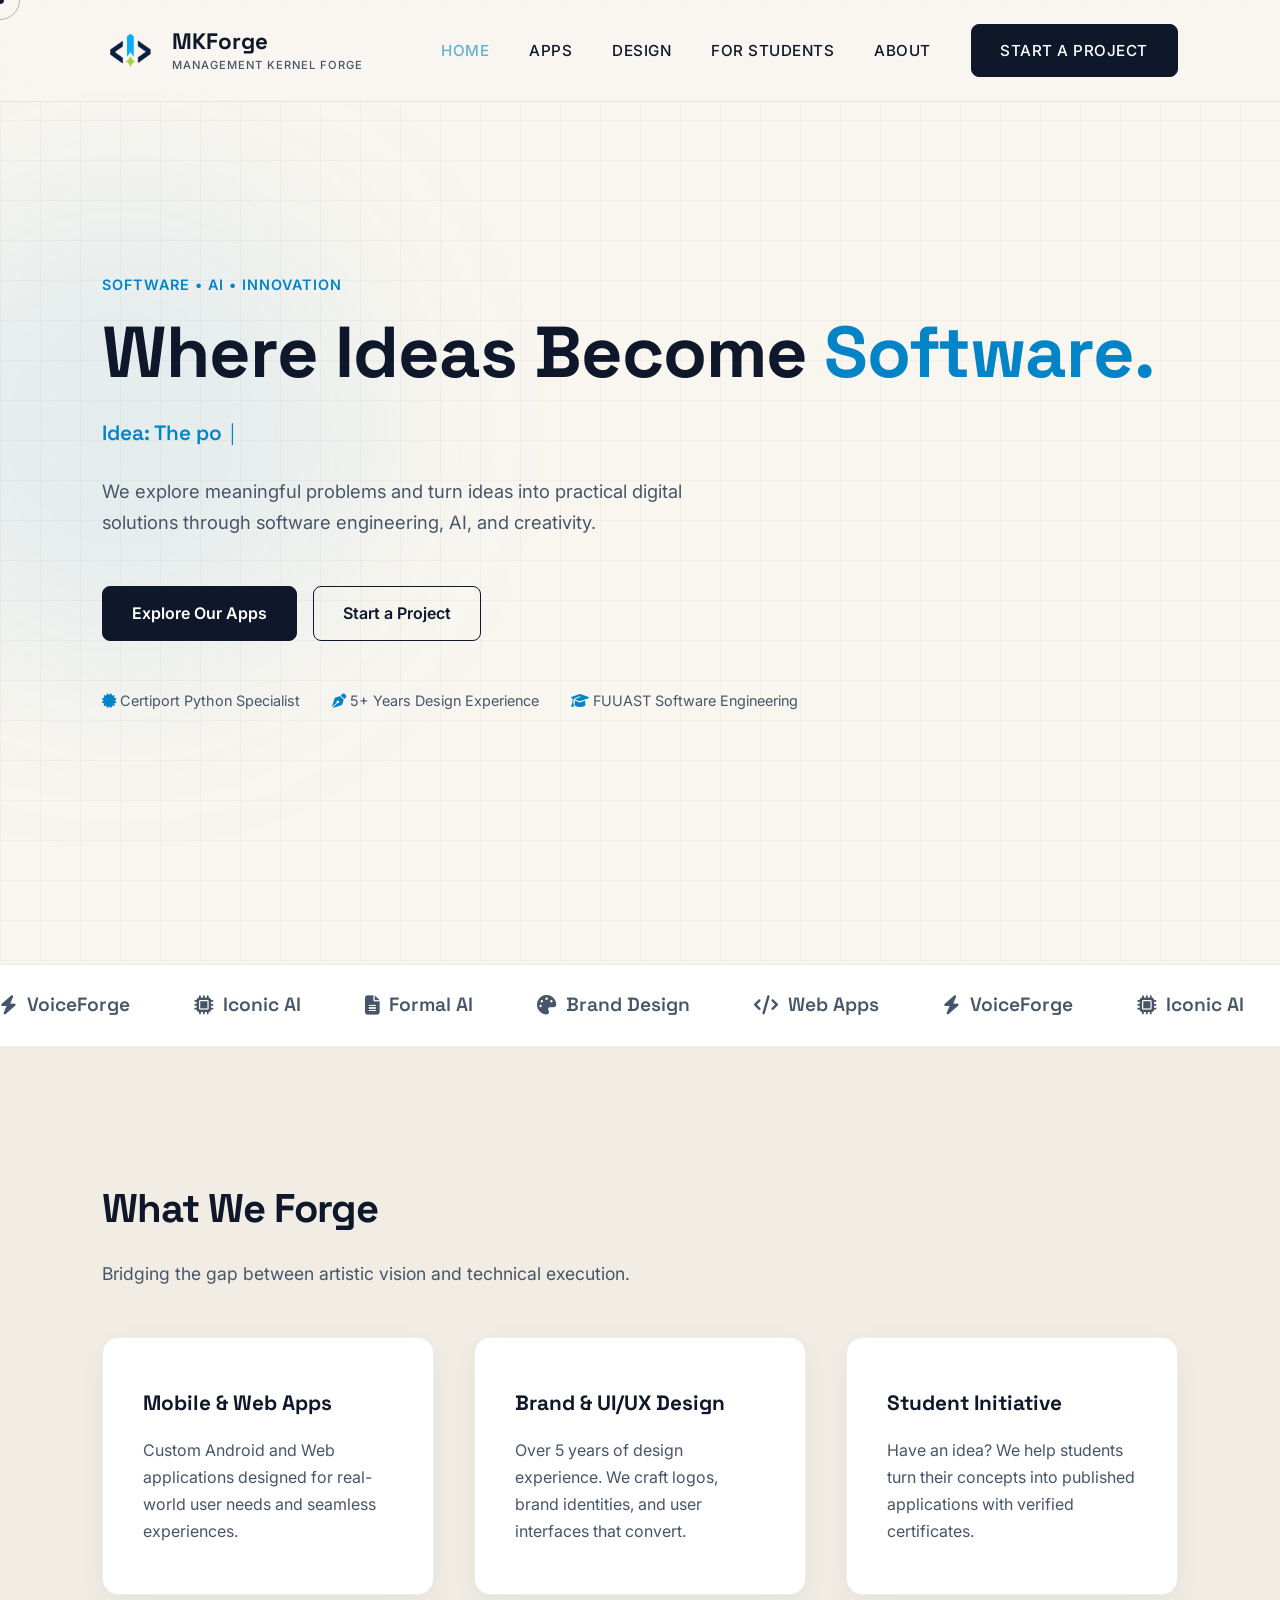
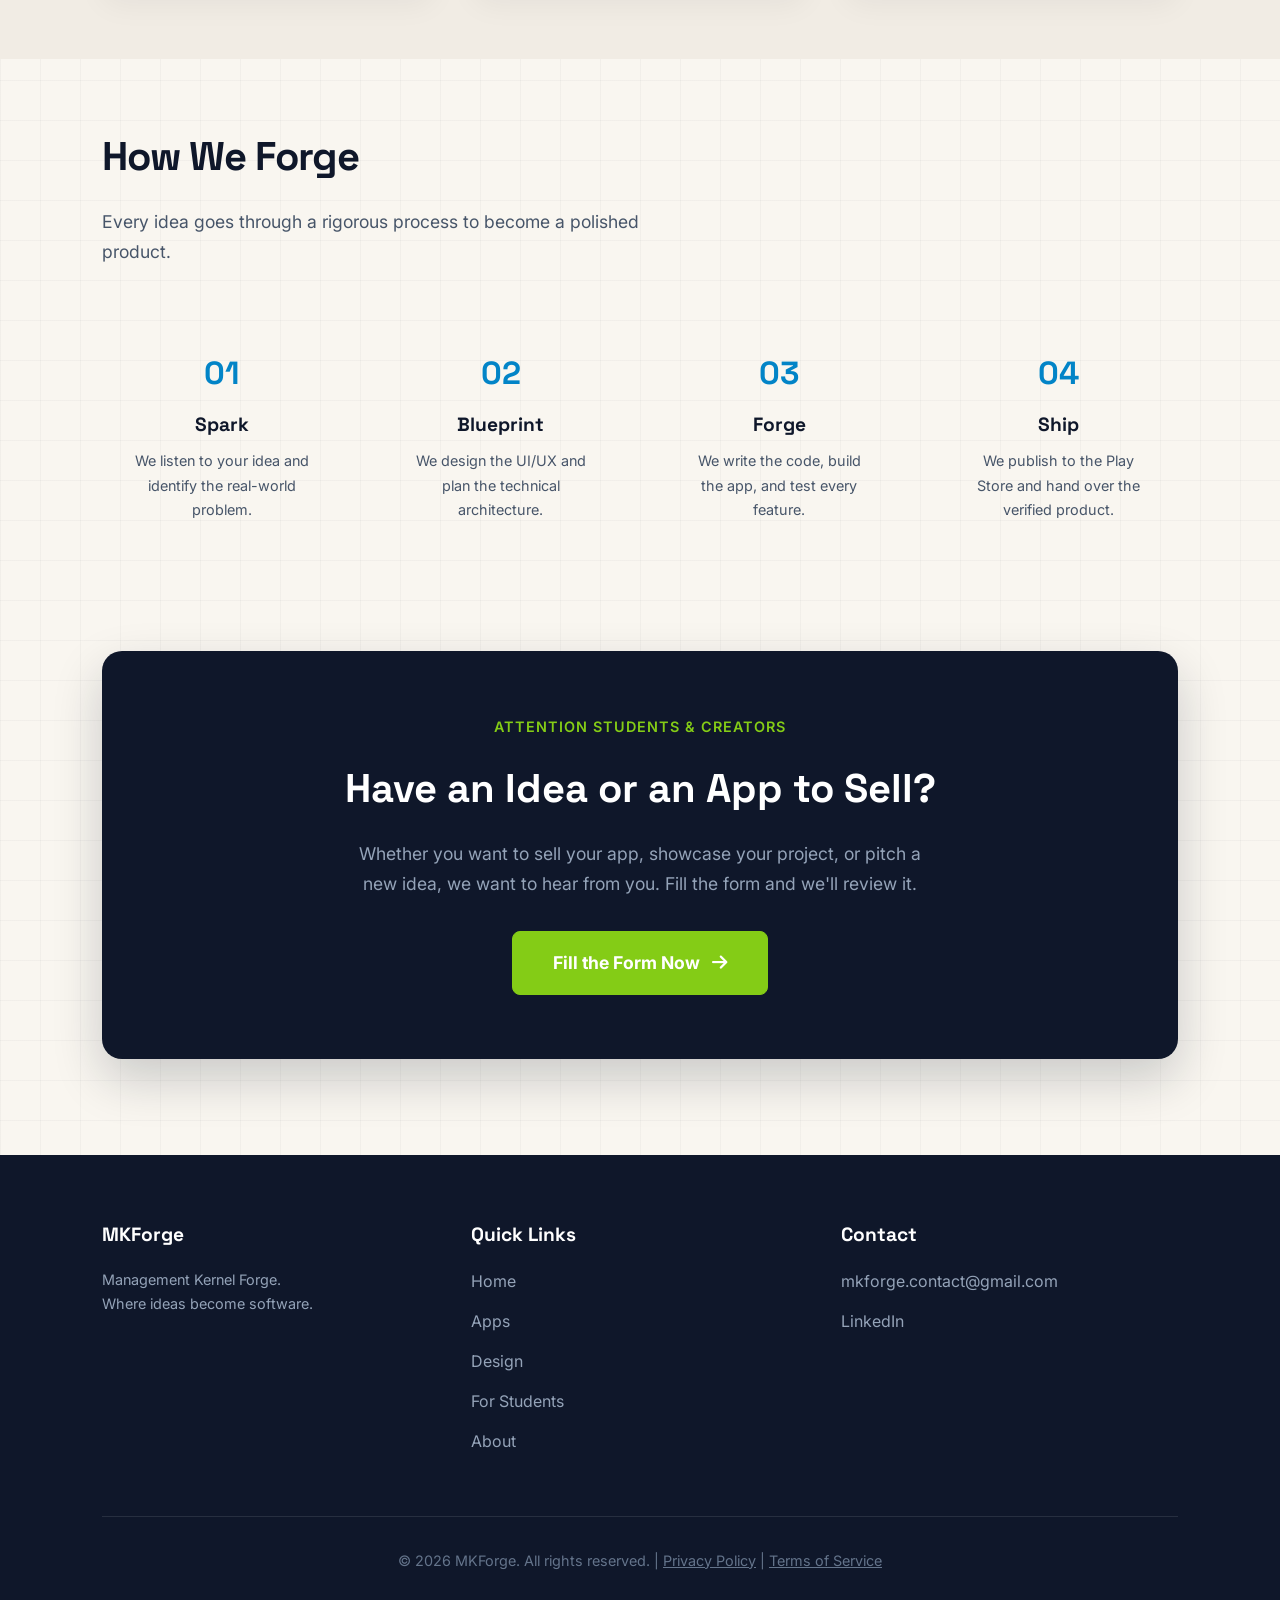
<file: index.html>
<!DOCTYPE html>
<html lang="en">
<head>
    <meta charset="UTF-8">
    <meta name="viewport" content="width=device-width, initial-scale=1.0">
    <title>MKForge | Where Ideas Become Software</title>
    <link rel="stylesheet" href="css/style.css">
    <link href="https://fonts.googleapis.com/css2?family=Inter:wght@300;400;500;600;800&family=Space+Grotesk:wght@700&display=swap" rel="stylesheet">
    <link rel="stylesheet" href="https://cdnjs.cloudflare.com/ajax/libs/font-awesome/6.4.0/css/all.min.css">
</head>
<body>
    <div class="cursor"></div>
    <div class="cursor-follower"></div>

    <!-- NAVBAR -->
    <nav class="navbar">
        <a href="index.html" class="logo">
            <img src="logo.png" alt="MKForge Logo" class="logo-img">
            <div class="logo-text">
                MKForge
                <span class="logo-sub">Management Kernel Forge</span>
            </div>
        </a>
        <div class="menu-btn"><i class="fa-solid fa-bars"></i></div>
        <ul class="nav-links">
            <li><a href="index.html" class="active">Home</a></li>
            <li><a href="apps.html">Apps</a></li>
            <li><a href="design.html">Design</a></li>
            <li><a href="students.html">For Students</a></li>
            <li><a href="about.html">About</a></li>
            <li><a href="contact.html" class="btn-primary">Start a Project</a></li>
        </ul>
    </nav>

    <!-- HERO SECTION -->
    <section class="hero">
        <span class="hero-badge reveal">Software • AI • Innovation</span>
        <h1 class="reveal">Where Ideas Become <span>Software.</span></h1>
        
        <!-- Dynamic Quote -->
        <div class="quote-container reveal" style="font-family: var(--font-heading); font-size: 1.3rem; color: var(--accent-color); font-weight: 600; margin-bottom: 1.5rem; display: flex; align-items: center; gap: 8px; min-height: 35px;">
            <span id="dynamic-quote"></span>
            <span class="type-cursor" style="color: var(--accent-color); font-weight: 300; animation: blink 1s infinite;">|</span>
        </div>

        <p class="reveal">We explore meaningful problems and turn ideas into practical digital solutions through software engineering, AI, and creativity.</p>
        
        <div class="hero-buttons reveal">
            <a href="apps.html" class="btn-primary">Explore Our Apps</a>
            <a href="contact.html" class="btn-secondary">Start a Project</a>
        </div>

        <!-- TRUST BAR (Yeh buttons ke baad aayega) -->
        <div class="trust-bar reveal" style="margin-top: 3rem; display: flex; gap: 2rem; font-size: 0.9rem; color: var(--text-muted); flex-wrap: wrap;">
            <span><i class="fa-solid fa-certificate" style="color: var(--accent-color);"></i> Certiport Python Specialist</span>
            <span><i class="fa-solid fa-pen-nib" style="color: var(--accent-color);"></i> 5+ Years Design Experience</span>
            <span><i class="fa-solid fa-graduation-cap" style="color: var(--accent-color);"></i> FUUAST Software Engineering</span>
        </div>
    </section>

    <!-- APP MARQUEE -->
    <div class="marquee-container reveal">
        <div class="marquee-content">
            <span><i class="fa-solid fa-bolt"></i> VoiceForge</span>
            <span><i class="fa-solid fa-microchip"></i> Iconic AI</span>
            <span><i class="fa-solid fa-file-lines"></i> Formal AI</span>
            <span><i class="fa-solid fa-palette"></i> Brand Design</span>
            <span><i class="fa-solid fa-code"></i> Web Apps</span>
            <span><i class="fa-solid fa-bolt"></i> VoiceForge</span>
            <span><i class="fa-solid fa-microchip"></i> Iconic AI</span>
            <span><i class="fa-solid fa-file-lines"></i> Formal AI</span>
            <span><i class="fa-solid fa-palette"></i> Brand Design</span>
            <span><i class="fa-solid fa-code"></i> Web Apps</span>
        </div>
    </div>

    <!-- WHAT WE DO SECTION -->
    <section style="min-height: auto; background: #F1ECE4;">
        <h2 class="section-title reveal">What We Forge</h2>
        <p class="section-subtitle reveal">Bridging the gap between artistic vision and technical execution.</p>
        <div class="grid-container">
            <a href="apps.html" class="card reveal">
                <h3>Mobile & Web Apps <span class="card-arrow">→</span></h3>
                <p>Custom Android and Web applications designed for real-world user needs and seamless experiences.</p>
            </a>
            <a href="design.html" class="card reveal">
                <h3>Brand & UI/UX Design <span class="card-arrow">→</span></h3>
                <p>Over 5 years of design experience. We craft logos, brand identities, and user interfaces that convert.</p>
            </a>
            <a href="students.html" class="card reveal">
                <h3>Student Initiative <span class="card-arrow">→</span></h3>
                <p>Have an idea? We help students turn their concepts into published applications with verified certificates.</p>
            </a>
        </div>
    </section>

    <!-- PROCESS SECTION -->
    <section style="min-height: auto; padding-top: 4rem;">
        <h2 class="section-title reveal">How We Forge</h2>
        <p class="section-subtitle reveal">Every idea goes through a rigorous process to become a polished product.</p>
        
        <div class="grid-container" style="grid-template-columns: repeat(auto-fit, minmax(200px, 1fr));">
            <div class="card reveal" style="padding: 2rem; text-align: center; background: transparent; box-shadow: none; border: none;">
                <h3 style="color: var(--accent-color); font-size: 2rem; margin-bottom: 0.5rem; justify-content: center;">01</h3>
                <h4 style="font-family: var(--font-heading); font-size: 1.2rem; margin-bottom: 0.5rem; color: var(--text-main);">Spark</h4>
                <p style="font-size: 0.9rem;">We listen to your idea and identify the real-world problem.</p>
            </div>
            <div class="card reveal" style="padding: 2rem; text-align: center; background: transparent; box-shadow: none; border: none;">
                <h3 style="color: var(--accent-color); font-size: 2rem; margin-bottom: 0.5rem; justify-content: center;">02</h3>
                <h4 style="font-family: var(--font-heading); font-size: 1.2rem; margin-bottom: 0.5rem; color: var(--text-main);">Blueprint</h4>
                <p style="font-size: 0.9rem;">We design the UI/UX and plan the technical architecture.</p>
            </div>
            <div class="card reveal" style="padding: 2rem; text-align: center; background: transparent; box-shadow: none; border: none;">
                <h3 style="color: var(--accent-color); font-size: 2rem; margin-bottom: 0.5rem; justify-content: center;">03</h3>
                <h4 style="font-family: var(--font-heading); font-size: 1.2rem; margin-bottom: 0.5rem; color: var(--text-main);">Forge</h4>
                <p style="font-size: 0.9rem;">We write the code, build the app, and test every feature.</p>
            </div>
            <div class="card reveal" style="padding: 2rem; text-align: center; background: transparent; box-shadow: none; border: none;">
                <h3 style="color: var(--accent-color); font-size: 2rem; margin-bottom: 0.5rem; justify-content: center;">04</h3>
                <h4 style="font-family: var(--font-heading); font-size: 1.2rem; margin-bottom: 0.5rem; color: var(--text-main);">Ship</h4>
                <p style="font-size: 0.9rem;">We publish to the Play Store and hand over the verified product.</p>
            </div>
        </div>
    </section>

    <!-- STUDENT AD BANNER -->
    <section style="min-height: auto; padding: 2rem 8%;">
        <div class="reveal" style="background: var(--primary-color); border-radius: 20px; padding: 4rem; text-align: center; color: #fff; box-shadow: 0 20px 50px rgba(15, 23, 42, 0.2);">
            <span style="color: var(--accent-green); font-weight: 600; letter-spacing: 1px; text-transform: uppercase; font-size: 0.9rem; display: block; margin-bottom: 1rem;">Attention Students & Creators</span>
            <h2 style="font-family: var(--font-heading); font-size: 2.5rem; margin-bottom: 1rem; color: #fff;">Have an Idea or an App to Sell?</h2>
            <p style="color: #94a3b8; font-size: 1.1rem; max-width: 600px; margin: 0 auto 2rem;">Whether you want to sell your app, showcase your project, or pitch a new idea, we want to hear from you. Fill the form and we'll review it.</p>
            <a href="contact.html" class="btn-primary" style="background: var(--accent-green); border-color: var(--accent-green); color: #fff !important; padding: 1rem 2.5rem; font-size: 1.1rem; font-weight: 700;">Fill the Form Now <i class="fa-solid fa-arrow-right" style="margin-left: 8px;"></i></a>
        </div>
    </section>

    <!-- FOOTER -->
    <footer>
        <div class="footer-grid">
            <div>
                <h4>MKForge</h4>
                <p style="color: #94a3b8; font-size: 0.9rem;">Management Kernel Forge.<br>Where ideas become software.</p>
            </div>
            <div>
                <h4>Quick Links</h4>
                <ul>
                    <li><a href="index.html">Home</a></li>
                    <li><a href="apps.html">Apps</a></li>
                    <li><a href="design.html">Design</a></li>
                    <li><a href="students.html">For Students</a></li>
                    <li><a href="about.html">About</a></li>
                </ul>
            </div>
            <div>
                <h4>Contact</h4>
                <ul>
                    <li><a href="mailto:mkforge.contact@gmail.com">mkforge.contact@gmail.com</a></li>
                    <li><a href="https://www.linkedin.com/in/murtaza-tech" target="_blank">LinkedIn</a></li>
                </ul>
            </div>
        </div>
        <p class="copyright">&copy; 2026 MKForge. All rights reserved. | <a href="privacy.html" style="color: #64748b;">Privacy Policy</a> | <a href="terms.html" style="color: #64748b;">Terms of Service</a></p>
    </footer>

    <button id="backToTop" class="back-to-top"><i class="fa-solid fa-arrow-up"></i></button>

    <script src="js/script.js"></script>
</body>
</html>
</file>
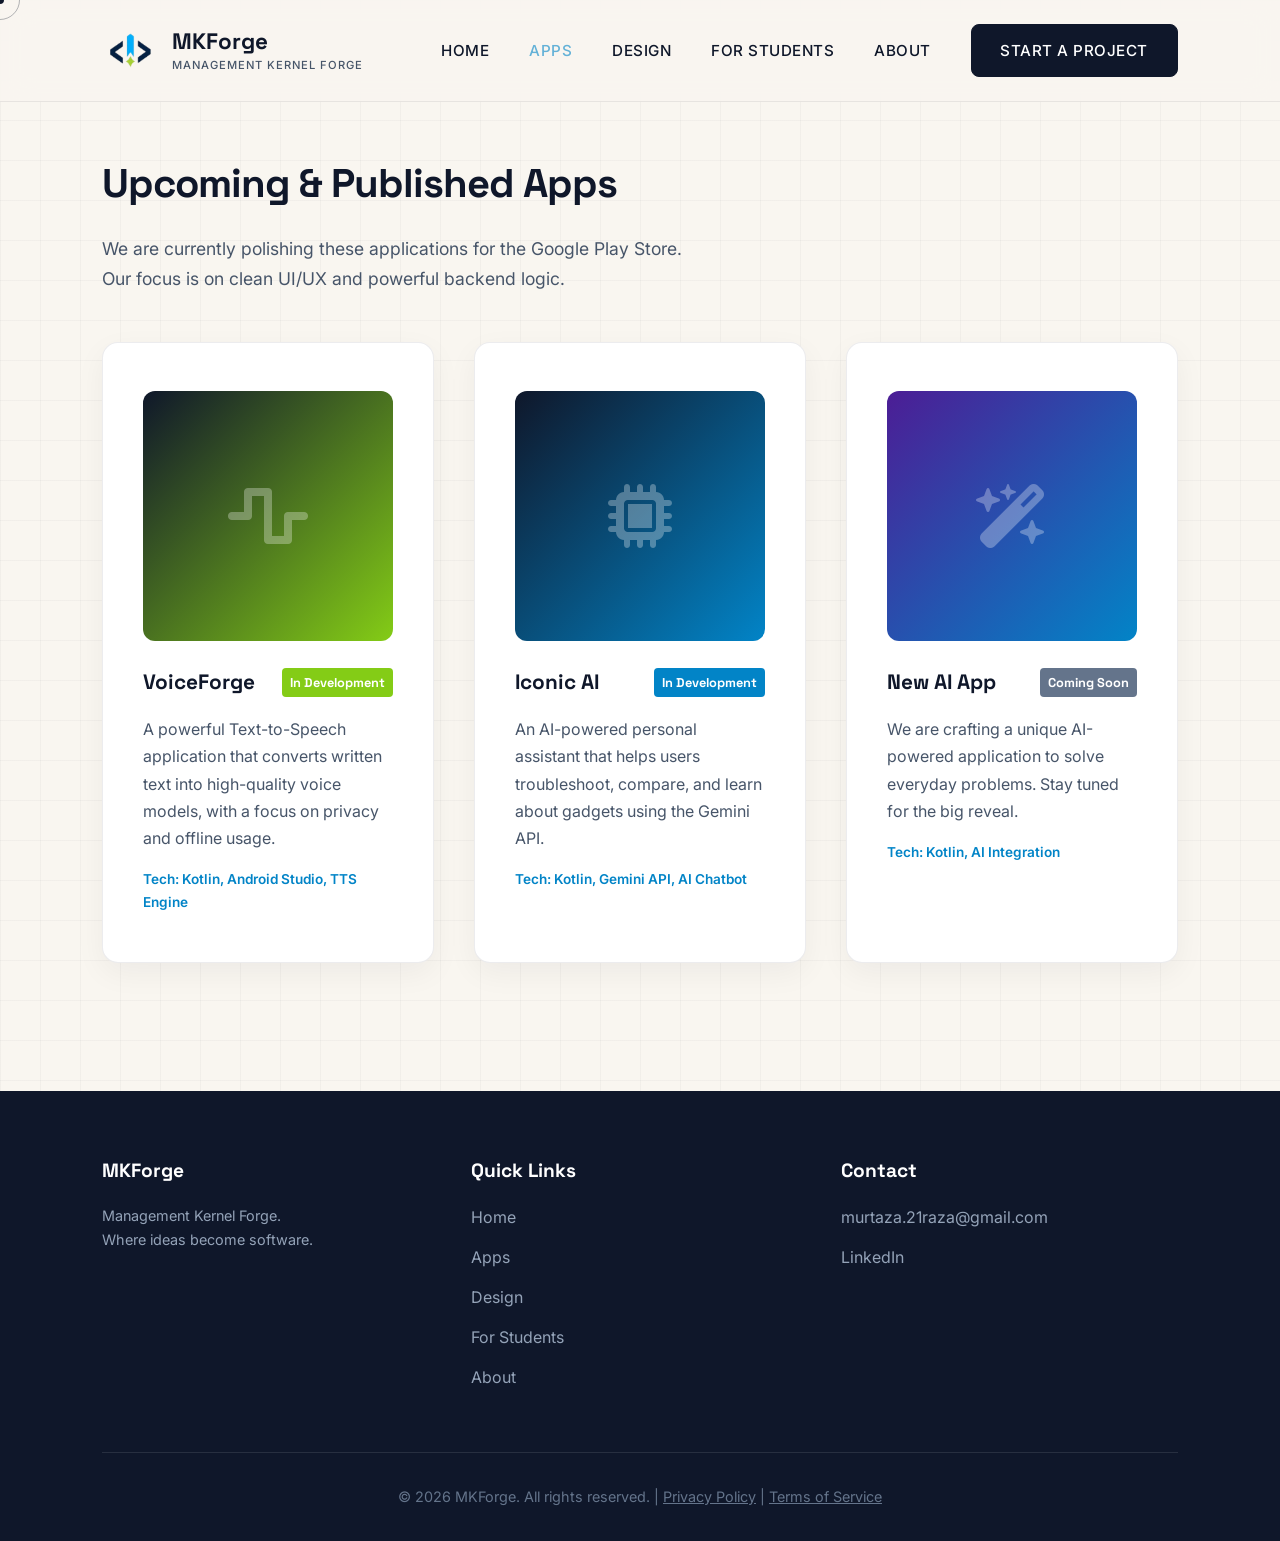
<file: apps.html>
<!DOCTYPE html>
<html lang="en">
<head>
    <meta charset="UTF-8">
    <meta name="viewport" content="width=device-width, initial-scale=1.0">
    <title>Our Apps | MKForge</title>
    <link rel="stylesheet" href="css/style.css">
    <link href="https://fonts.googleapis.com/css2?family=Inter:wght@300;400;500;600;800&family=Space+Grotesk:wght@700&display=swap" rel="stylesheet">
    <link rel="stylesheet" href="https://cdnjs.cloudflare.com/ajax/libs/font-awesome/6.4.0/css/all.min.css">
    <style>
        /* Base Gradient Container */
        .app-gradient-container {
            width: 100%;
            height: 250px;
            border-radius: 12px;
            margin-bottom: 1.5rem;
            position: relative;
            overflow: hidden;
            display: flex;
            align-items: center;
            justify-content: center;
            transition: all 0.5s ease;
        }

        /* VoiceForge Gradient */
        .app-gradient-container.voiceforge {
            background: linear-gradient(135deg, #0F172A 0%, #84cc16 100%);
        }

        /* Iconic AI Gradient */
        .app-gradient-container.iconicai {
            background: linear-gradient(135deg, #0F172A 0%, #0284c7 100%);
        }

        /* New AI App (Coming Soon) Gradient */
        .app-gradient-container.comingsoon {
            background: linear-gradient(135deg, #4c1d95 0%, #0284c7 100%); /* Purple to Blue */
        }

        /* Hover Animations */
        .card:hover .app-gradient-container.voiceforge {
            background: linear-gradient(135deg, #84cc16 0%, #0F172A 100%);
            transform: scale(1.02);
        }
        .card:hover .app-gradient-container.iconicai {
            background: linear-gradient(135deg, #0284c7 0%, #0F172A 100%);
            transform: scale(1.02);
        }
        .card:hover .app-gradient-container.comingsoon {
            background: linear-gradient(135deg, #0284c7 0%, #4c1d95 100%);
            transform: scale(1.02);
        }

        /* Icon Inside Gradient */
        .app-gradient-container i {
            font-size: 4rem;
            color: rgba(255, 255, 255, 0.3);
            transition: all 0.5s ease;
        }

        .card:hover .app-gradient-container i {
            color: rgba(255, 255, 255, 0.9);
            transform: scale(1.1) rotate(10deg);
        }
    </style>
</head>
<body>
    <div class="cursor"></div>
    <div class="cursor-follower"></div>

    <nav class="navbar">
        <a href="index.html" class="logo">
            <img src="logo.png" alt="MKForge Logo" class="logo-img">
            <div class="logo-text">MKForge<span class="logo-sub">Management Kernel Forge</span></div>
        </a>
        <div class="menu-btn"><i class="fa-solid fa-bars"></i></div>
        <ul class="nav-links">
            <li><a href="index.html">Home</a></li>
            <li><a href="apps.html" class="active">Apps</a></li>
            <li><a href="design.html">Design</a></li>
            <li><a href="students.html">For Students</a></li>
            <li><a href="about.html">About</a></li>
            <li><a href="contact.html" class="btn-primary">Start a Project</a></li>
        </ul>
    </nav>

    <section style="padding-top: 150px;">
        <h2 class="section-title reveal">Upcoming & Published Apps</h2>
        <p class="section-subtitle reveal">We are currently polishing these applications for the Google Play Store. Our focus is on clean UI/UX and powerful backend logic.</p>
        
        <div class="grid-container">
            
            <!-- App 1: VoiceForge -->
            <div class="card reveal tilt">
                <div class="app-gradient-container voiceforge">
                    <i class="fa-solid fa-wave-square"></i>
                </div>
                <h3>VoiceForge <span style="font-size: 0.8rem; background: var(--accent-green); color: #fff; padding: 4px 8px; border-radius: 4px;">In Development</span></h3>
                <p style="margin-bottom: 1rem;">A powerful Text-to-Speech application that converts written text into high-quality voice models, with a focus on privacy and offline usage.</p>
                <p style="font-size: 0.85rem; color: var(--accent-color); font-weight: 600;">Tech: Kotlin, Android Studio, TTS Engine</p>
            </div>
            
            <!-- App 2: Iconic AI -->
            <div class="card reveal tilt">
                <div class="app-gradient-container iconicai">
                    <i class="fa-solid fa-microchip"></i>
                </div>
                <h3>Iconic AI <span style="font-size: 0.8rem; background: var(--accent-color); color: #fff; padding: 4px 8px; border-radius: 4px;">In Development</span></h3>
                <p style="margin-bottom: 1rem;">An AI-powered personal assistant that helps users troubleshoot, compare, and learn about gadgets using the Gemini API.</p>
                <p style="font-size: 0.85rem; color: var(--accent-color); font-weight: 600;">Tech: Kotlin, Gemini API, AI Chatbot</p>
            </div>
            
            <!-- App 3: New AI App (Coming Soon) -->
            <div class="card reveal tilt">
                <div class="app-gradient-container comingsoon">
                    <i class="fa-solid fa-wand-magic-sparkles"></i>
                </div>
                <h3>New AI App <span style="font-size: 0.8rem; background: #64748b; color: #fff; padding: 4px 8px; border-radius: 4px;">Coming Soon</span></h3>
                <p style="margin-bottom: 1rem;">We are crafting a unique AI-powered application to solve everyday problems. Stay tuned for the big reveal.</p>
                <p style="font-size: 0.85rem; color: var(--accent-color); font-weight: 600;">Tech: Kotlin, AI Integration</p>
            </div>

        </div>
    </section>

    <footer>
        <div class="footer-grid">
            <div>
                <h4>MKForge</h4>
                <p style="color: #94a3b8; font-size: 0.9rem;">Management Kernel Forge.<br>Where ideas become software.</p>
            </div>
            <div>
                <h4>Quick Links</h4>
                <ul>
                    <li><a href="index.html">Home</a></li>
                    <li><a href="apps.html">Apps</a></li>
                    <li><a href="design.html">Design</a></li>
                    <li><a href="students.html">For Students</a></li>
                    <li><a href="about.html">About</a></li>
                </ul>
            </div>
            <div>
                <h4>Contact</h4>
                <ul>
                    <li><a href="mailto:murtaza.21raza@gmail.com">murtaza.21raza@gmail.com</a></li>
                    <li><a href="https://www.linkedin.com/in/murtaza-tech" target="_blank">LinkedIn</a></li>
                </ul>
            </div>
        </div>
        <p class="copyright">&copy; 2026 MKForge. All rights reserved. | <a href="privacy.html" style="color: #64748b;">Privacy Policy</a> | <a href="terms.html" style="color: #64748b;">Terms of Service</a></p>
    </footer>

    <button id="backToTop" class="back-to-top"><i class="fa-solid fa-arrow-up"></i></button>
    <script src="js/script.js"></script>
</body>
</html>
</file>
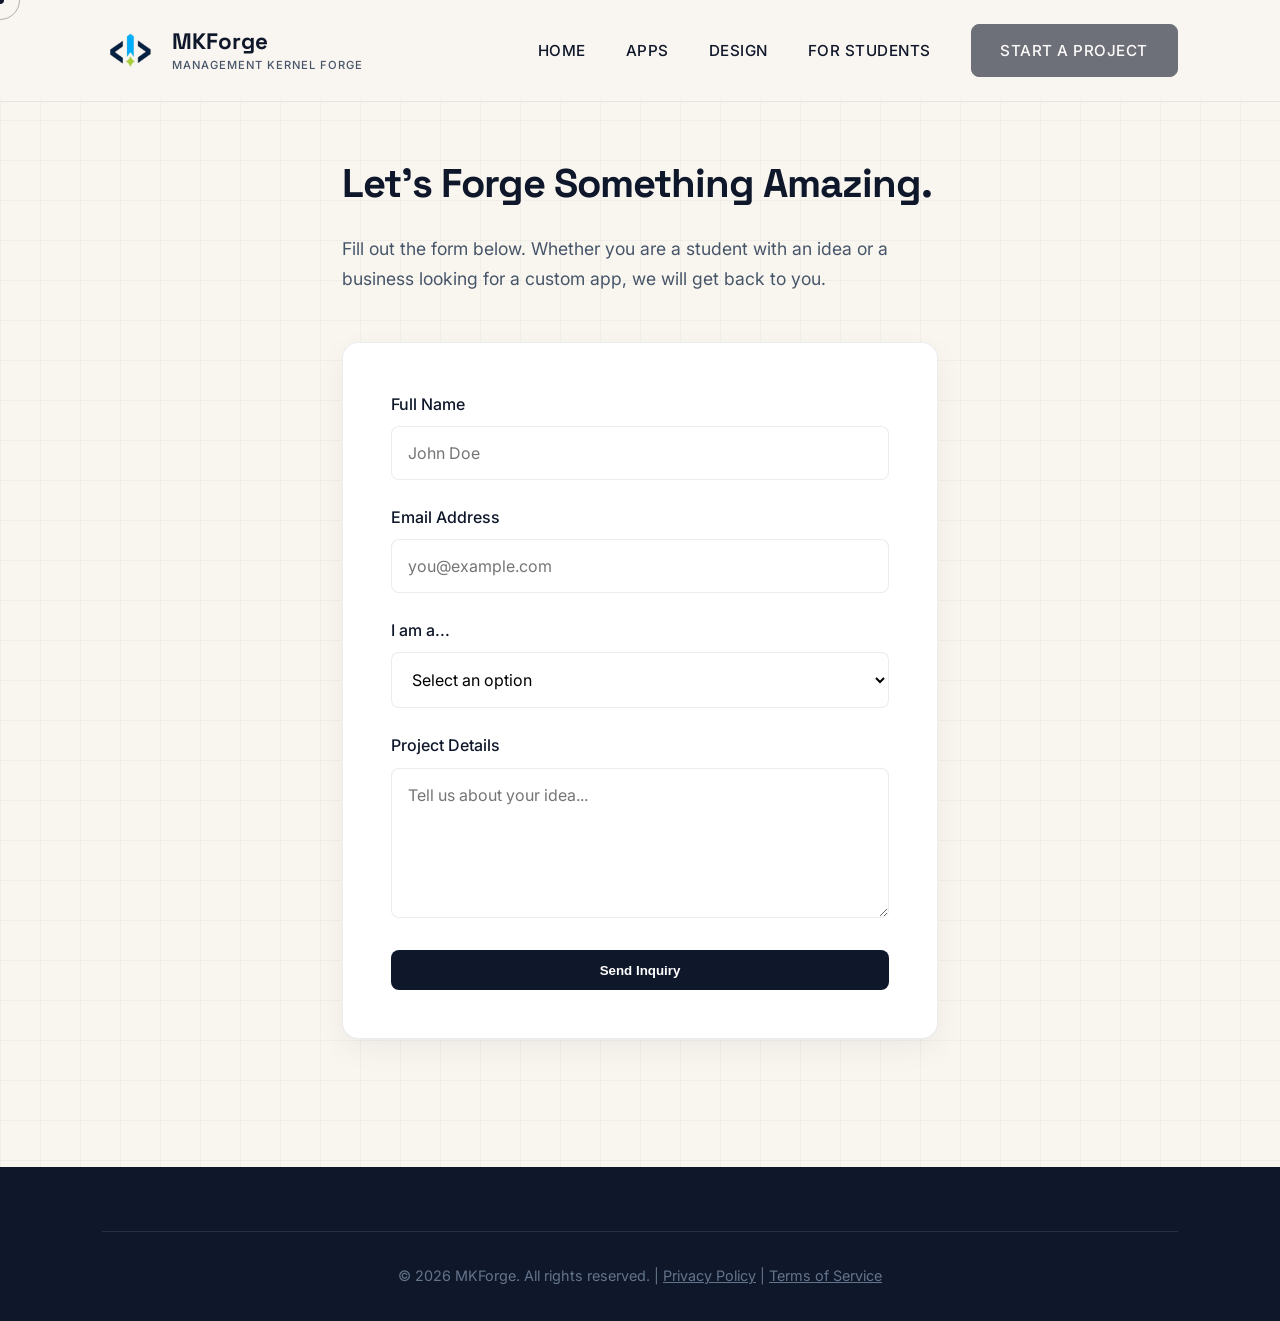
<file: contact.html>
<!DOCTYPE html>
<html lang="en">
<head>
    <meta charset="UTF-8">
    <meta name="viewport" content="width=device-width, initial-scale=1.0">
    <title>Start a Project | MKForge</title>
    <link rel="stylesheet" href="css/style.css">
    <link href="https://fonts.googleapis.com/css2?family=Inter:wght@300;400;500;600;800&family=Space+Grotesk:wght@700&display=swap" rel="stylesheet">
    <link rel="stylesheet" href="https://cdnjs.cloudflare.com/ajax/libs/font-awesome/6.4.0/css/all.min.css">
</head>
<body>
    <div class="cursor"></div>
    <div class="cursor-follower"></div>

    <nav class="navbar">
        <a href="index.html" class="logo">
            <img src="logo.png" alt="MKForge Logo" class="logo-img">
            <div class="logo-text">MKForge<span class="logo-sub">Management Kernel Forge</span></div>
        </a>
        <div class="menu-btn"><i class="fa-solid fa-bars"></i></div>
        <ul class="nav-links">
            <li><a href="index.html">Home</a></li>
            <li><a href="apps.html">Apps</a></li>
            <li><a href="design.html">Design</a></li>
            <li><a href="students.html">For Students</a></li>
            <li><a href="contact.html" class="btn-primary active">Start a Project</a></li>
        </ul>
    </nav>

    <section style="padding-top: 150px; max-width: 800px; margin: 0 auto;">
        <h2 class="section-title reveal">Let's Forge Something Amazing.</h2>
        <p class="section-subtitle reveal">Fill out the form below. Whether you are a student with an idea or a business looking for a custom app, we will get back to you.</p>
        
        <div class="card reveal" style="padding: 3rem;">
            <form id="contactForm">
    <div class="form-group">
        <label>Full Name</label>
        <input type="text" id="name" class="form-control" placeholder="John Doe" required>
    </div>
    <div class="form-group">
        <label>Email Address</label>
        <input type="email" id="email" class="form-control" placeholder="you@example.com" required>
    </div>
    <div class="form-group">
        <label>I am a...</label>
        <select id="userType" class="form-control" required>
            <option value="" disabled selected>Select an option</option>
            <option value="student">Student with an Idea</option>
            <option value="business">Local Business</option>
            <option value="other">Other</option>
        </select>
    </div>
    <div class="form-group">
        <label>Project Details</label>
        <textarea id="message" class="form-control" placeholder="Tell us about your idea..." required></textarea>
    </div>
    <button type="submit" class="btn-primary" style="width: 100%; border: none;">Send Inquiry</button>
    <p id="formStatus" style="margin-top: 1rem; font-weight: 600; text-align: center; display: none;"></p>
</form>
        </div>
    </section>

    <footer>
        <p class="copyright">&copy; 2026 MKForge. All rights reserved. | <a href="privacy.html" style="color: #64748b;">Privacy Policy</a> | <a href="terms.html" style="color: #64748b;">Terms of Service</a></p>
    </footer>
    <script src="js/script.js"></script>
</body>
</html>
</file>
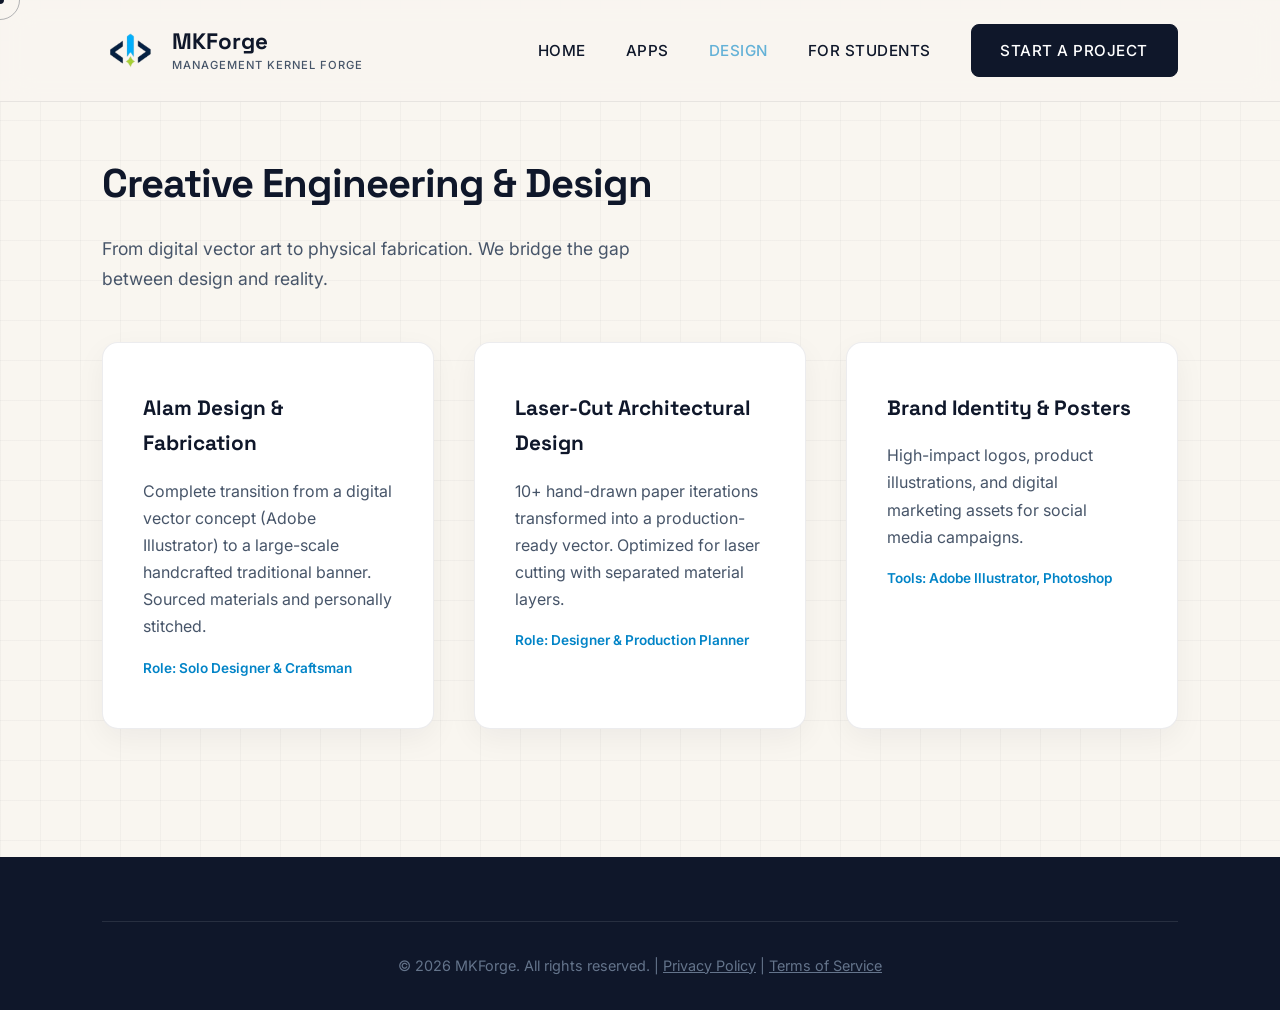
<file: design.html>
<!DOCTYPE html>
<html lang="en">
<head>
    <meta charset="UTF-8">
    <meta name="viewport" content="width=device-width, initial-scale=1.0">
    <title>Design Portfolio | MKForge</title>
    <link rel="stylesheet" href="css/style.css">
    <link href="https://fonts.googleapis.com/css2?family=Inter:wght@300;400;500;600;800&family=Space+Grotesk:wght@700&display=swap" rel="stylesheet">
    <link rel="stylesheet" href="https://cdnjs.cloudflare.com/ajax/libs/font-awesome/6.4.0/css/all.min.css">
</head>
<body>
    <div class="cursor"></div>
    <div class="cursor-follower"></div>

    <nav class="navbar">
        <a href="index.html" class="logo">
            <img src="logo.png" alt="MKForge Logo" class="logo-img">
            <div class="logo-text">MKForge<span class="logo-sub">Management Kernel Forge</span></div>
        </a>
        <div class="menu-btn"><i class="fa-solid fa-bars"></i></div>
        <ul class="nav-links">
            <li><a href="index.html">Home</a></li>
            <li><a href="apps.html">Apps</a></li>
            <li><a href="design.html" class="active">Design</a></li>
            <li><a href="students.html">For Students</a></li>
            <li><a href="contact.html" class="btn-primary">Start a Project</a></li>
        </ul>
    </nav>

    <section style="padding-top: 150px;">
        <h2 class="section-title reveal">Creative Engineering & Design</h2>
        <p class="section-subtitle reveal">From digital vector art to physical fabrication. We bridge the gap between design and reality.</p>
        
        <div class="grid-container">
            <div class="card reveal">
                <h3>Alam Design & Fabrication</h3>
                <p style="margin-bottom: 1rem;">Complete transition from a digital vector concept (Adobe Illustrator) to a large-scale handcrafted traditional banner. Sourced materials and personally stitched.</p>
                <p style="font-size: 0.85rem; color: var(--accent-color); font-weight: 600;">Role: Solo Designer & Craftsman</p>
            </div>
            
            <div class="card reveal">
                <h3>Laser-Cut Architectural Design</h3>
                <p style="margin-bottom: 1rem;">10+ hand-drawn paper iterations transformed into a production-ready vector. Optimized for laser cutting with separated material layers.</p>
                <p style="font-size: 0.85rem; color: var(--accent-color); font-weight: 600;">Role: Designer & Production Planner</p>
            </div>

            <div class="card reveal">
                <h3>Brand Identity & Posters</h3>
                <p style="margin-bottom: 1rem;">High-impact logos, product illustrations, and digital marketing assets for social media campaigns.</p>
                <p style="font-size: 0.85rem; color: var(--accent-color); font-weight: 600;">Tools: Adobe Illustrator, Photoshop</p>
            </div>
        </div>
    </section>

    <footer>
        <p class="copyright">&copy; 2026 MKForge. All rights reserved. | <a href="privacy.html" style="color: #64748b;">Privacy Policy</a> | <a href="terms.html" style="color: #64748b;">Terms of Service</a></p>
    </footer>
    <script src="js/script.js"></script>
</body>
</html>
</file>
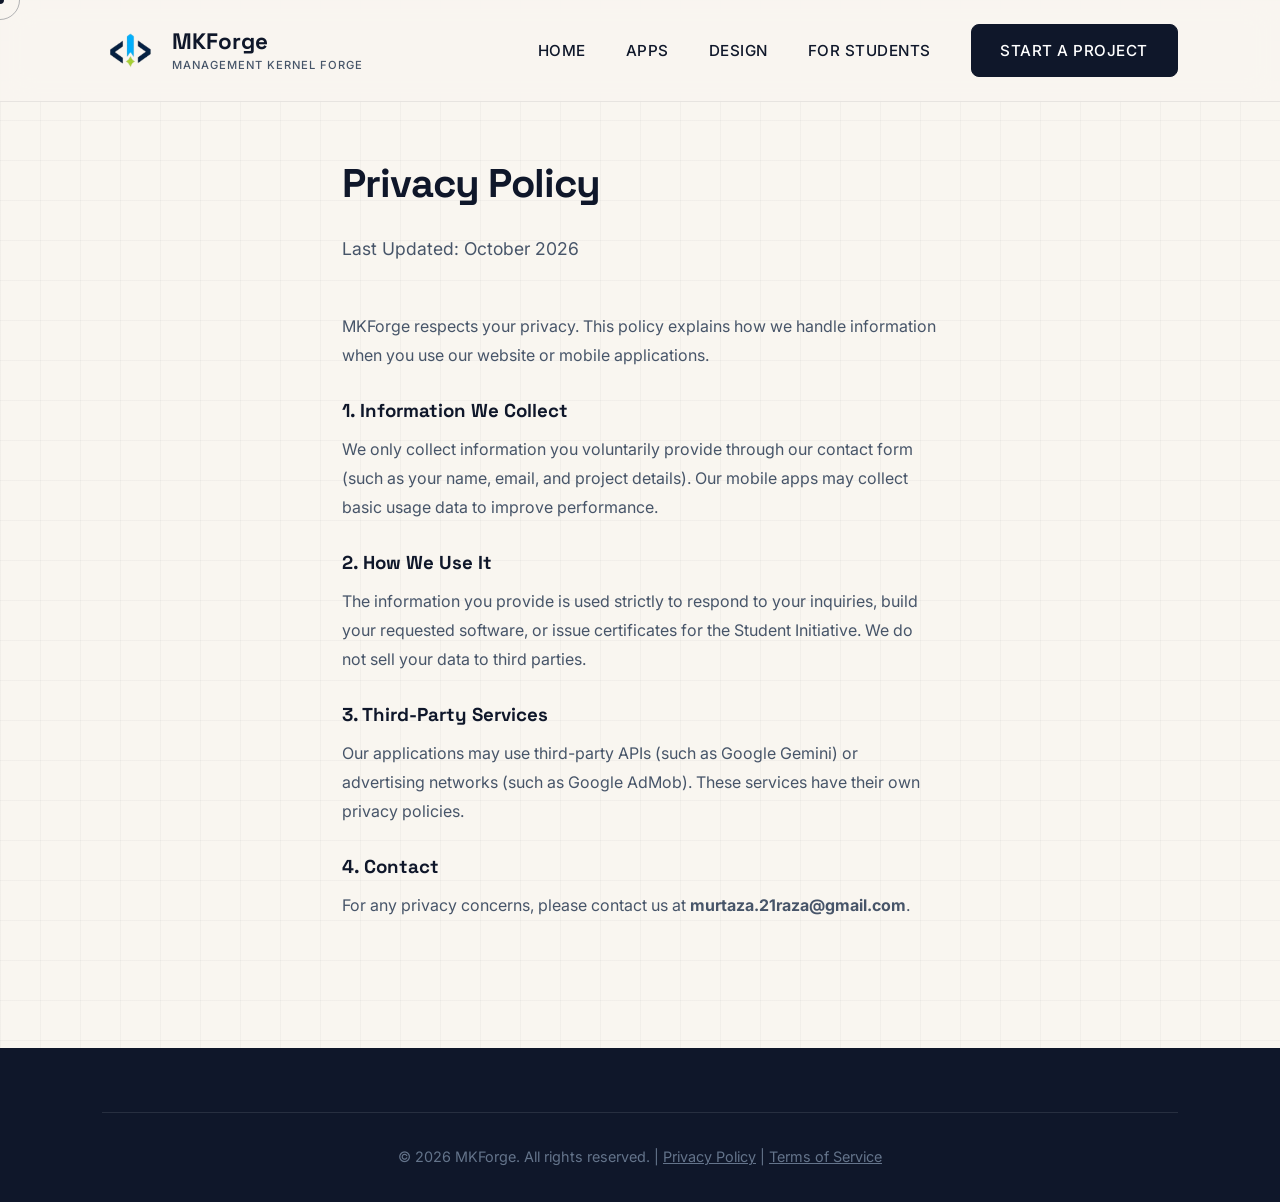
<file: privacy.html>
<!DOCTYPE html>
<html lang="en">
<head>
    <meta charset="UTF-8">
    <meta name="viewport" content="width=device-width, initial-scale=1.0">
    <title>Privacy Policy | MKForge</title>
    <link rel="stylesheet" href="css/style.css">
    <link href="https://fonts.googleapis.com/css2?family=Inter:wght@300;400;500;600;800&family=Space+Grotesk:wght@700&display=swap" rel="stylesheet">
    <link rel="stylesheet" href="https://cdnjs.cloudflare.com/ajax/libs/font-awesome/6.4.0/css/all.min.css">
</head>
<body>
    <div class="cursor"></div>
    <div class="cursor-follower"></div>

    <nav class="navbar">
        <a href="index.html" class="logo">
            <img src="logo.png" alt="MKForge Logo" class="logo-img">
            <div class="logo-text">MKForge<span class="logo-sub">Management Kernel Forge</span></div>
        </a>
        <div class="menu-btn"><i class="fa-solid fa-bars"></i></div>
        <ul class="nav-links">
            <li><a href="index.html">Home</a></li>
            <li><a href="apps.html">Apps</a></li>
            <li><a href="design.html">Design</a></li>
            <li><a href="students.html">For Students</a></li>
            <li><a href="contact.html" class="btn-primary">Start a Project</a></li>
        </ul>
    </nav>

    <section style="padding-top: 150px; max-width: 800px; margin: 0 auto; min-height: 60vh;">
        <h2 class="section-title reveal">Privacy Policy</h2>
        <p class="section-subtitle reveal">Last Updated: October 2026</p>
        
        <div class="reveal" style="color: var(--text-muted); line-height: 1.8;">
            <p style="margin-bottom: 1.5rem;">MKForge respects your privacy. This policy explains how we handle information when you use our website or mobile applications.</p>
            
            <h3 style="color: var(--text-main); margin-bottom: 0.5rem; font-family: var(--font-heading);">1. Information We Collect</h3>
            <p style="margin-bottom: 1.5rem;">We only collect information you voluntarily provide through our contact form (such as your name, email, and project details). Our mobile apps may collect basic usage data to improve performance.</p>

            <h3 style="color: var(--text-main); margin-bottom: 0.5rem; font-family: var(--font-heading);">2. How We Use It</h3>
            <p style="margin-bottom: 1.5rem;">The information you provide is used strictly to respond to your inquiries, build your requested software, or issue certificates for the Student Initiative. We do not sell your data to third parties.</p>

            <h3 style="color: var(--text-main); margin-bottom: 0.5rem; font-family: var(--font-heading);">3. Third-Party Services</h3>
            <p style="margin-bottom: 1.5rem;">Our applications may use third-party APIs (such as Google Gemini) or advertising networks (such as Google AdMob). These services have their own privacy policies.</p>

            <h3 style="color: var(--text-main); margin-bottom: 0.5rem; font-family: var(--font-heading);">4. Contact</h3>
            <p>For any privacy concerns, please contact us at <strong>murtaza.21raza@gmail.com</strong>.</p>
        </div>
    </section>

    <footer>
        <p class="copyright">&copy; 2026 MKForge. All rights reserved. | <a href="privacy.html" style="color: #64748b;">Privacy Policy</a> | <a href="terms.html" style="color: #64748b;">Terms of Service</a></p>
    </footer>
    <script src="js/script.js"></script>
</body>
</html>
</file>
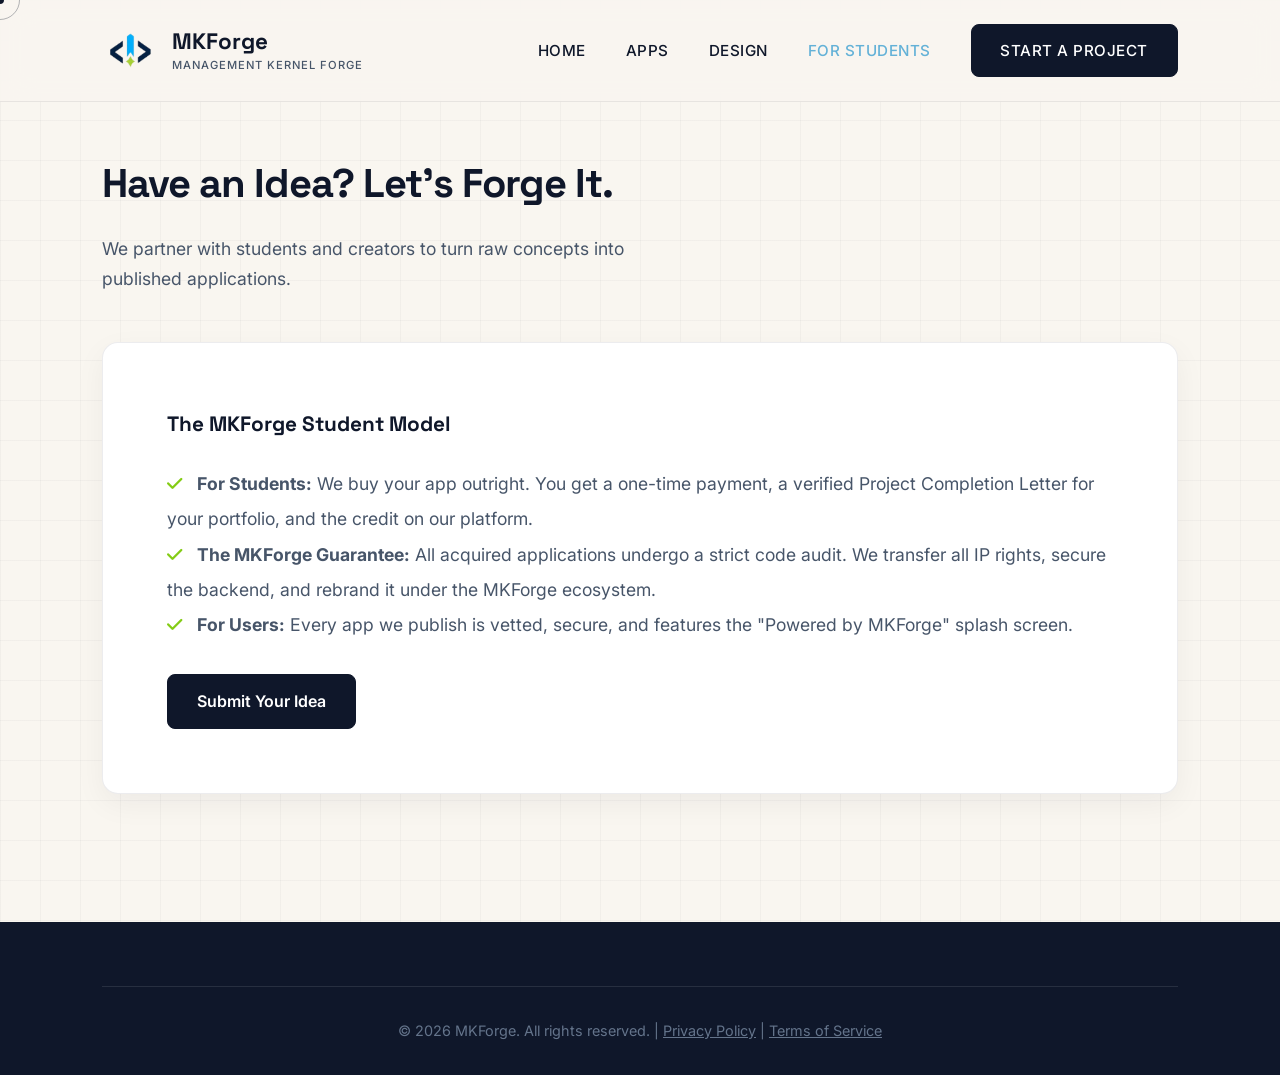
<file: students.html>
<!DOCTYPE html>
<html lang="en">
<head>
    <meta charset="UTF-8">
    <meta name="viewport" content="width=device-width, initial-scale=1.0">
    <title>For Students | MKForge</title>
    <link rel="stylesheet" href="css/style.css">
    <link href="https://fonts.googleapis.com/css2?family=Inter:wght@300;400;500;600;800&family=Space+Grotesk:wght@700&display=swap" rel="stylesheet">
    <link rel="stylesheet" href="https://cdnjs.cloudflare.com/ajax/libs/font-awesome/6.4.0/css/all.min.css">
</head>
<body>
    <div class="cursor"></div>
    <div class="cursor-follower"></div>

    <nav class="navbar">
        <a href="index.html" class="logo">
            <img src="logo.png" alt="MKForge Logo" class="logo-img">
            <div class="logo-text">MKForge<span class="logo-sub">Management Kernel Forge</span></div>
        </a>
        <div class="menu-btn"><i class="fa-solid fa-bars"></i></div>
        <ul class="nav-links">
            <li><a href="index.html">Home</a></li>
            <li><a href="apps.html">Apps</a></li>
            <li><a href="design.html">Design</a></li>
            <li><a href="students.html" class="active">For Students</a></li>
            <li><a href="contact.html" class="btn-primary">Start a Project</a></li>
        </ul>
    </nav>

    <section style="padding-top: 150px;">
        <h2 class="section-title reveal">Have an Idea? Let's Forge It.</h2>
        <p class="section-subtitle reveal">We partner with students and creators to turn raw concepts into published applications.</p>
        
        <div class="grid-container" style="grid-template-columns: 1fr;">
            <div class="card reveal" style="padding: 4rem;">
                <h3 style="margin-bottom: 1.5rem;">The MKForge Student Model</h3>
                <ul style="list-style: none; color: var(--text-muted); font-size: 1.1rem; line-height: 2;">
                    <li><i class="fa-solid fa-check" style="color: var(--accent-green); margin-right: 10px;"></i> <strong>For Students:</strong> We buy your app outright. You get a one-time payment, a verified Project Completion Letter for your portfolio, and the credit on our platform.</li>
                    <li><i class="fa-solid fa-check" style="color: var(--accent-green); margin-right: 10px;"></i> <strong>The MKForge Guarantee:</strong> All acquired applications undergo a strict code audit. We transfer all IP rights, secure the backend, and rebrand it under the MKForge ecosystem.</li>
                    <li><i class="fa-solid fa-check" style="color: var(--accent-green); margin-right: 10px;"></i> <strong>For Users:</strong> Every app we publish is vetted, secure, and features the "Powered by MKForge" splash screen.</li>
                </ul>
                <div style="margin-top: 2rem;">
                    <a href="contact.html" class="btn-primary">Submit Your Idea</a>
                </div>
            </div>
        </div>
    </section>

    <footer>
        <p class="copyright">&copy; 2026 MKForge. All rights reserved. | <a href="privacy.html" style="color: #64748b;">Privacy Policy</a> | <a href="terms.html" style="color: #64748b;">Terms of Service</a></p>
    </footer>
    <script src="js/script.js"></script>
</body>
</html>
</file>
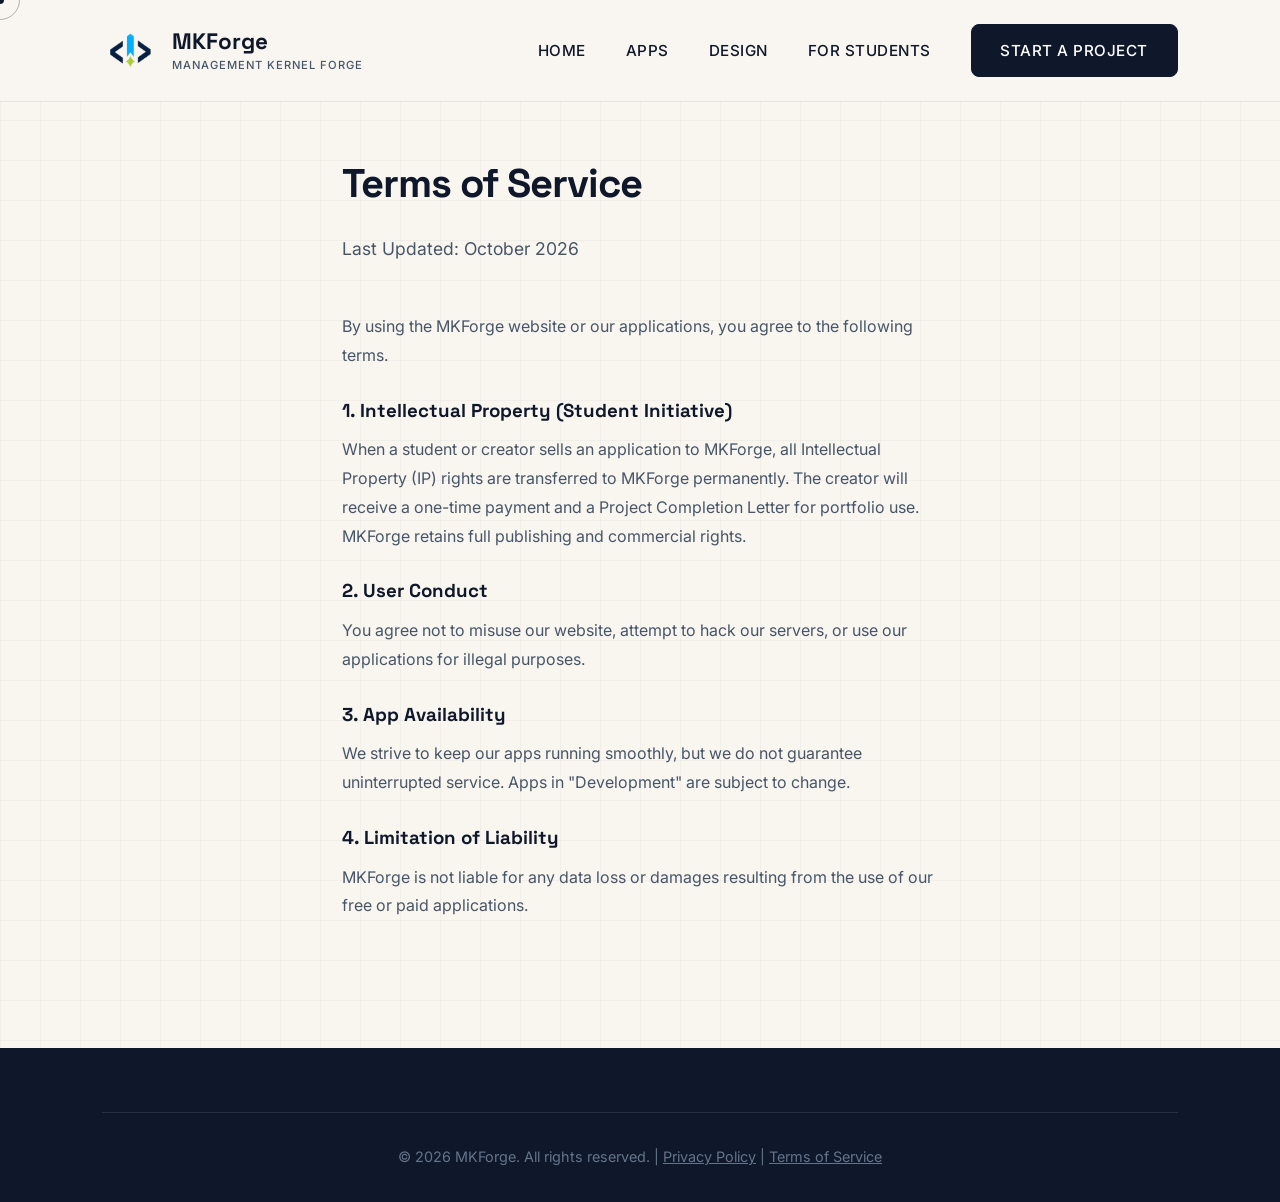
<file: terms.html>
<!DOCTYPE html>
<html lang="en">
<head>
    <meta charset="UTF-8">
    <meta name="viewport" content="width=device-width, initial-scale=1.0">
    <title>Terms of Service | MKForge</title>
    <link rel="stylesheet" href="css/style.css">
    <link href="https://fonts.googleapis.com/css2?family=Inter:wght@300;400;500;600;800&family=Space+Grotesk:wght@700&display=swap" rel="stylesheet">
    <link rel="stylesheet" href="https://cdnjs.cloudflare.com/ajax/libs/font-awesome/6.4.0/css/all.min.css">
</head>
<body>
    <div class="cursor"></div>
    <div class="cursor-follower"></div>

    <nav class="navbar">
        <a href="index.html" class="logo">
            <img src="logo.png" alt="MKForge Logo" class="logo-img">
            <div class="logo-text">MKForge<span class="logo-sub">Management Kernel Forge</span></div>
        </a>
        <div class="menu-btn"><i class="fa-solid fa-bars"></i></div>
        <ul class="nav-links">
            <li><a href="index.html">Home</a></li>
            <li><a href="apps.html">Apps</a></li>
            <li><a href="design.html">Design</a></li>
            <li><a href="students.html">For Students</a></li>
            <li><a href="contact.html" class="btn-primary">Start a Project</a></li>
        </ul>
    </nav>

    <section style="padding-top: 150px; max-width: 800px; margin: 0 auto; min-height: 60vh;">
        <h2 class="section-title reveal">Terms of Service</h2>
        <p class="section-subtitle reveal">Last Updated: October 2026</p>
        
        <div class="reveal" style="color: var(--text-muted); line-height: 1.8;">
            <p style="margin-bottom: 1.5rem;">By using the MKForge website or our applications, you agree to the following terms.</p>
            
            <h3 style="color: var(--text-main); margin-bottom: 0.5rem; font-family: var(--font-heading);">1. Intellectual Property (Student Initiative)</h3>
            <p style="margin-bottom: 1.5rem;">When a student or creator sells an application to MKForge, all Intellectual Property (IP) rights are transferred to MKForge permanently. The creator will receive a one-time payment and a Project Completion Letter for portfolio use. MKForge retains full publishing and commercial rights.</p>

            <h3 style="color: var(--text-main); margin-bottom: 0.5rem; font-family: var(--font-heading);">2. User Conduct</h3>
            <p style="margin-bottom: 1.5rem;">You agree not to misuse our website, attempt to hack our servers, or use our applications for illegal purposes.</p>

            <h3 style="color: var(--text-main); margin-bottom: 0.5rem; font-family: var(--font-heading);">3. App Availability</h3>
            <p style="margin-bottom: 1.5rem;">We strive to keep our apps running smoothly, but we do not guarantee uninterrupted service. Apps in "Development" are subject to change.</p>

            <h3 style="color: var(--text-main); margin-bottom: 0.5rem; font-family: var(--font-heading);">4. Limitation of Liability</h3>
            <p>MKForge is not liable for any data loss or damages resulting from the use of our free or paid applications.</p>
        </div>
    </section>

    <footer>
        <p class="copyright">&copy; 2026 MKForge. All rights reserved. | <a href="privacy.html" style="color: #64748b;">Privacy Policy</a> | <a href="terms.html" style="color: #64748b;">Terms of Service</a></p>
    </footer>
    <script src="js/script.js"></script>
</body>
</html>
</file>
<file: css/style.css>
/* --- GLOBAL & VARIABLES --- */
* {
    margin: 0;
    padding: 0;
    box-sizing: border-box;
    cursor: none; /* Custom cursor */
}

:root {
    --bg-color: #F9F6F0;
    --card-bg: #FFFFFF;
    --text-main: #0F172A;
    --text-muted: #475569;
    --primary-color: #0F172A;
    --accent-color: #0284c7;
    --accent-green: #84cc16;
    --font-main: 'Inter', sans-serif;
    --font-heading: 'Space Grotesk', sans-serif;
    --border-color: rgba(15, 23, 42, 0.08);
}

body {
    background-color: var(--bg-color);
    color: var(--text-main);
    font-family: var(--font-main);
    overflow-x: hidden;
    line-height: 1.7;
    -webkit-font-smoothing: antialiased;
}
body {
    /* Purana code same rahega */
    background-color: var(--bg-color);
    /* Naya code: Subtle Grid Pattern */
    background-image: 
        linear-gradient(to right, rgba(15, 23, 42, 0.03) 1px, transparent 1px),
        linear-gradient(to bottom, rgba(15, 23, 42, 0.03) 1px, transparent 1px);
    background-size: 40px 40px;
}
/* Hero ke peeche halka sa blue glow */
.hero::before {
    content: '';
    position: absolute;
    top: 20%;
    left: -10%;
    width: 500px;
    height: 500px;
    background: rgba(2, 132, 199, 0.08);
    filter: blur(100px);
    border-radius: 50%;
    z-index: -1;
}
/* --- CUSTOM CURSOR --- */
.cursor {
    width: 8px; height: 8px; background-color: var(--text-main);
    border-radius: 50%; position: fixed; pointer-events: none;
    z-index: 9999; transform: translate(-50%, -50%); transition: transform 0.1s ease;
}
.cursor-follower {
    width: 40px; height: 40px; border: 1px solid rgba(15, 23, 42, 0.3);
    border-radius: 50%; position: fixed; pointer-events: none;
    z-index: 9998; transform: translate(-50%, -50%);
    transition: transform 0.3s ease, background 0.3s ease, border-color 0.3s ease;
}

/* --- ORIGINAL PNG LOGO STYLES --- */
.logo-img {
    height: 45px; 
    width: auto;
    object-fit: contain;
    transition: transform 0.3s ease;
}
.logo:hover .logo-img {
    transform: scale(1.05);
}

/* --- NAVBAR --- */
.navbar {
    display: flex; justify-content: space-between; align-items: center;
    padding: 1.5rem 8%; position: fixed; width: 100%; top: 0; z-index: 1000;
    background: rgba(249, 246, 240, 0.9); backdrop-filter: blur(15px);
    border-bottom: 1px solid var(--border-color);
}
.logo { display: flex; align-items: center; gap: 15px; text-decoration: none; }
.logo-text {
    display: flex; flex-direction: column; line-height: 1.2; 
    font-family: var(--font-heading); font-size: 1.4rem; font-weight: 700; color: var(--text-main);
}
.logo-sub {
    font-family: var(--font-main); font-size: 0.7rem; font-weight: 500;
    color: var(--text-muted); letter-spacing: 1px; text-transform: uppercase; margin-top: 4px;
}
.nav-links { display: flex; list-style: none; gap: 2.5rem; align-items: center; }
.nav-links a { color: var(--text-main); text-decoration: none; font-weight: 500; font-size: 0.95rem; transition: opacity 0.3s; text-transform: uppercase; letter-spacing: 0.5px;}
.nav-links a:hover, .nav-links a.active { opacity: 0.6; color: var(--accent-color); }
.menu-btn { display: none; font-size: 1.5rem; cursor: pointer; color: var(--text-main); }

/* --- BUTTONS --- */
.btn-primary {
    background: var(--primary-color); color: #fff !important; padding: 0.8rem 1.8rem; border-radius: 8px;
    font-weight: 600; transition: all 0.3s ease !important; text-decoration: none; border: 1px solid var(--primary-color);
    text-transform: none; letter-spacing: normal; display: inline-block;
}
.btn-primary:hover { background: transparent; color: var(--primary-color) !important; }
.btn-secondary {
    background: transparent; color: var(--text-main); padding: 0.8rem 1.8rem;
    border-radius: 8px; text-decoration: none; border: 1px solid var(--text-main); transition: all 0.3s;
    font-weight: 600; display: inline-block;
}
.btn-secondary:hover { background: rgba(15, 23, 42, 0.05); }
.btn-primary i {
    margin-left: 8px;
    transition: transform 0.3s ease;
}
.btn-primary:hover i {
    transform: translateX(5px);
}

/* --- SECTIONS & ANIMATIONS --- */
section { padding: 8rem 8% 4rem; min-height: 80vh; }
.section-title { font-family: var(--font-heading); font-size: 2.5rem; margin-bottom: 1rem; color: var(--text-main); letter-spacing: -1px;}
.section-subtitle { color: var(--text-muted); margin-bottom: 3rem; font-size: 1.1rem; max-width: 600px;}
.reveal { opacity: 0; transform: translateY(30px); transition: all 1s cubic-bezier(0.16, 1, 0.3, 1); }
.reveal.active { opacity: 1; transform: translateY(0); }

/* --- HERO (Home) --- */
.hero { display: flex; flex-direction: column; justify-content: center; align-items: flex-start; padding-top: 150px; min-height: 100vh;}
.hero-badge { color: var(--accent-color); font-weight: 600; letter-spacing: 1px; font-size: 0.9rem; margin-bottom: 1rem; display: block; text-transform: uppercase; }
.hero h1 { font-family: var(--font-heading); font-size: 4.5rem; line-height: 1.1; margin-bottom: 1.5rem; letter-spacing: -1px;}
.hero h1 span { color: var(--accent-color); }
.hero p { font-size: 1.15rem; color: var(--text-muted); margin-bottom: 3rem; max-width: 600px;}
.hero-buttons { display: flex; gap: 1rem; }

/* --- CARDS (Apps, Services, Design) --- */
.grid-container { display: grid; grid-template-columns: repeat(auto-fit, minmax(300px, 1fr)); gap: 2.5rem; }
.card {
    background: var(--card-bg); border: 1px solid var(--border-color);
    padding: 3rem 2.5rem; border-radius: 16px; transition: all 0.4s ease; 
    box-shadow: 0 10px 30px rgba(15, 23, 42, 0.05); text-decoration: none; color: inherit; display: block;
}
.card:hover { background: #F0F7FF; border-color: var(--accent-color); box-shadow: 0 20px 50px rgba(2, 132, 199, 0.15); transform: translateY(-8px); }
.card h3 { font-size: 1.3rem; margin-bottom: 1rem; color: var(--text-main); font-family: var(--font-heading); display: flex; justify-content: space-between; align-items: center;}
.card p { color: var(--text-muted); font-size: 1rem; }
.card-arrow { opacity: 0; transform: translateX(-10px); transition: all 0.3s ease; color: var(--accent-color); }
.card:hover .card-arrow { opacity: 1; transform: translateX(0); }

/* --- FORM STYLES --- */
.form-group { margin-bottom: 1.5rem; }
.form-group label { display: block; margin-bottom: 0.5rem; font-weight: 500; color: var(--text-main); }
.form-control {
    width: 100%; padding: 1rem; border: 1px solid var(--border-color); border-radius: 8px;
    font-family: var(--font-main); font-size: 1rem; background: #fff; transition: border 0.3s;
}
.form-control:focus { outline: none; border-color: var(--accent-color); box-shadow: 0 0 0 3px rgba(2, 132, 199, 0.1); }
textarea.form-control { resize: vertical; min-height: 150px; }

/* --- FOOTER --- */
footer { background: var(--text-main); padding: 4rem 8% 2rem; color: #fff; margin-top: 4rem;}
.footer-grid { display: grid; grid-template-columns: repeat(auto-fit, minmax(200px, 1fr)); gap: 2rem; margin-bottom: 3rem;}
footer h4 { font-family: var(--font-heading); font-size: 1.2rem; margin-bottom: 1rem; color: #fff;}
footer ul { list-style: none; }
footer ul li { margin-bottom: 0.8rem; }
footer ul li a { color: #94a3b8; text-decoration: none; transition: color 0.3s; }
footer ul li a:hover { color: var(--accent-color); }
.copyright { font-size: 0.9rem; color: #64748b; border-top: 1px solid rgba(255, 255, 255, 0.1); padding-top: 2rem; text-align: center;}

/* --- RESPONSIVE (MOBILE FIX) --- */
@media (max-width: 768px) {
    .hero h1 { font-size: 3rem; }
    .nav-links {
        position: fixed; top: 0; right: -100%; height: 100vh; width: 70%;
        background: var(--bg-color); flex-direction: column; justify-content: center;
        transition: right 0.4s ease; box-shadow: -10px 0 30px rgba(0,0,0,0.1); padding: 2rem; z-index: 999;
    }
    .nav-links.active { right: 0; }
    .menu-btn { display: block; z-index: 1001; }
    section { padding: 6rem 5% 3rem; }
}
.type-cursor {
    animation: blink 1s infinite;
    color: var(--accent-color);
    font-weight: 300;
}
@keyframes blink {
    50% { opacity: 0; }
}
.marquee-container {
    width: 100%;
    overflow: hidden;
    background: #fff;
    border-top: 1px solid var(--border-color);
    border-bottom: 1px solid var(--border-color);
    padding: 1.5rem 0;
    margin-top: 4rem;
}
.marquee-content {
    display: flex;
    gap: 4rem;
    white-space: nowrap;
    animation: scroll 20s linear infinite;
    font-family: var(--font-heading);
    font-size: 1.2rem;
    color: var(--text-muted);
    font-weight: 600;
}
.marquee-content span {
    display: flex;
    align-items: center;
    gap: 10px;
}
@keyframes scroll {
    0% { transform: translateX(0); }
    100% { transform: translateX(-50%); }
}
.back-to-top {
    position: fixed; bottom: 30px; right: 30px; width: 50px; height: 50px;
    background: var(--primary-color); color: #fff; border: none; border-radius: 50%;
    display: flex; align-items: center; justify-content: center; font-size: 1.2rem;
    cursor: pointer; opacity: 0; visibility: hidden; transition: all 0.3s ease; z-index: 999;
    box-shadow: 0 10px 20px rgba(15, 23, 42, 0.2);
}
.back-to-top.show { opacity: 1; visibility: visible; }
.back-to-top:hover { background: var(--accent-color); transform: translateY(-5px); }
</file>
